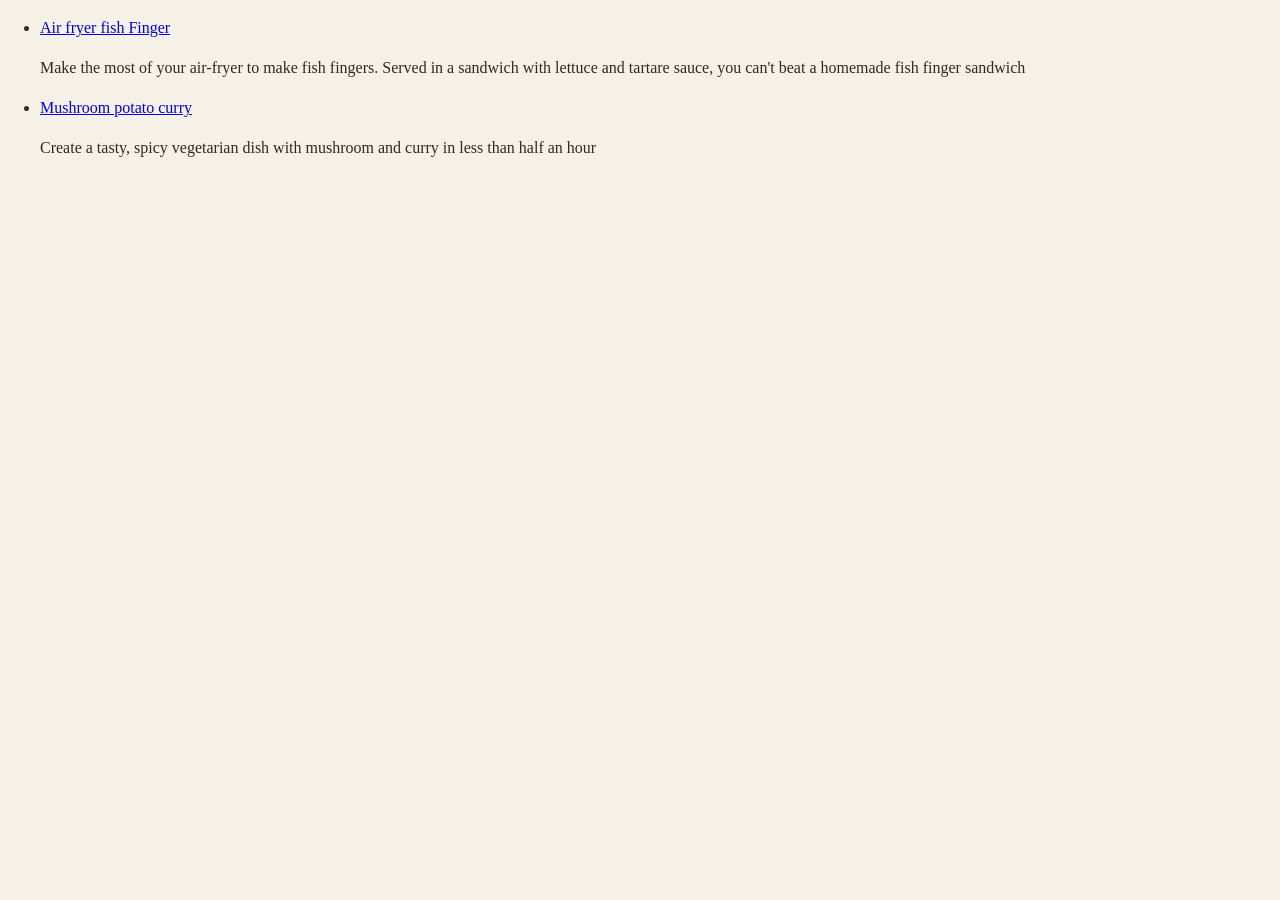
<file: index.html>
<!DOCTYPE html>
<html lang="en">
<head>
    <meta charset="UTF-8">
    <meta name="viewport" content="width=device-width, initial-scale=1.0">
    <title>Document</title>
    <link rel="stylesheet" href="style.css">
</head>
<body>
    <div class="container">
   <ul>
    
    <div class="left">
    <li><a href="./recipes/Air-fryer-fish-fingers.html">Air fryer fish Finger</a></li>
    <p class="info">Make the most of your air-fryer to make fish fingers. Served in a sandwich with lettuce and tartare sauce, you can't beat a homemade fish finger sandwich</p>
    </div>

    <div class="right">
    <li><a href="./recipes/Mushroom-potato-curry.html">Mushroom potato curry</a></li>
    <p class="info">Create a tasty, spicy vegetarian dish with mushroom and curry in less than half an hour</p>
    </div>
   </ul>    
   </div>
</body>
</html>
</file>
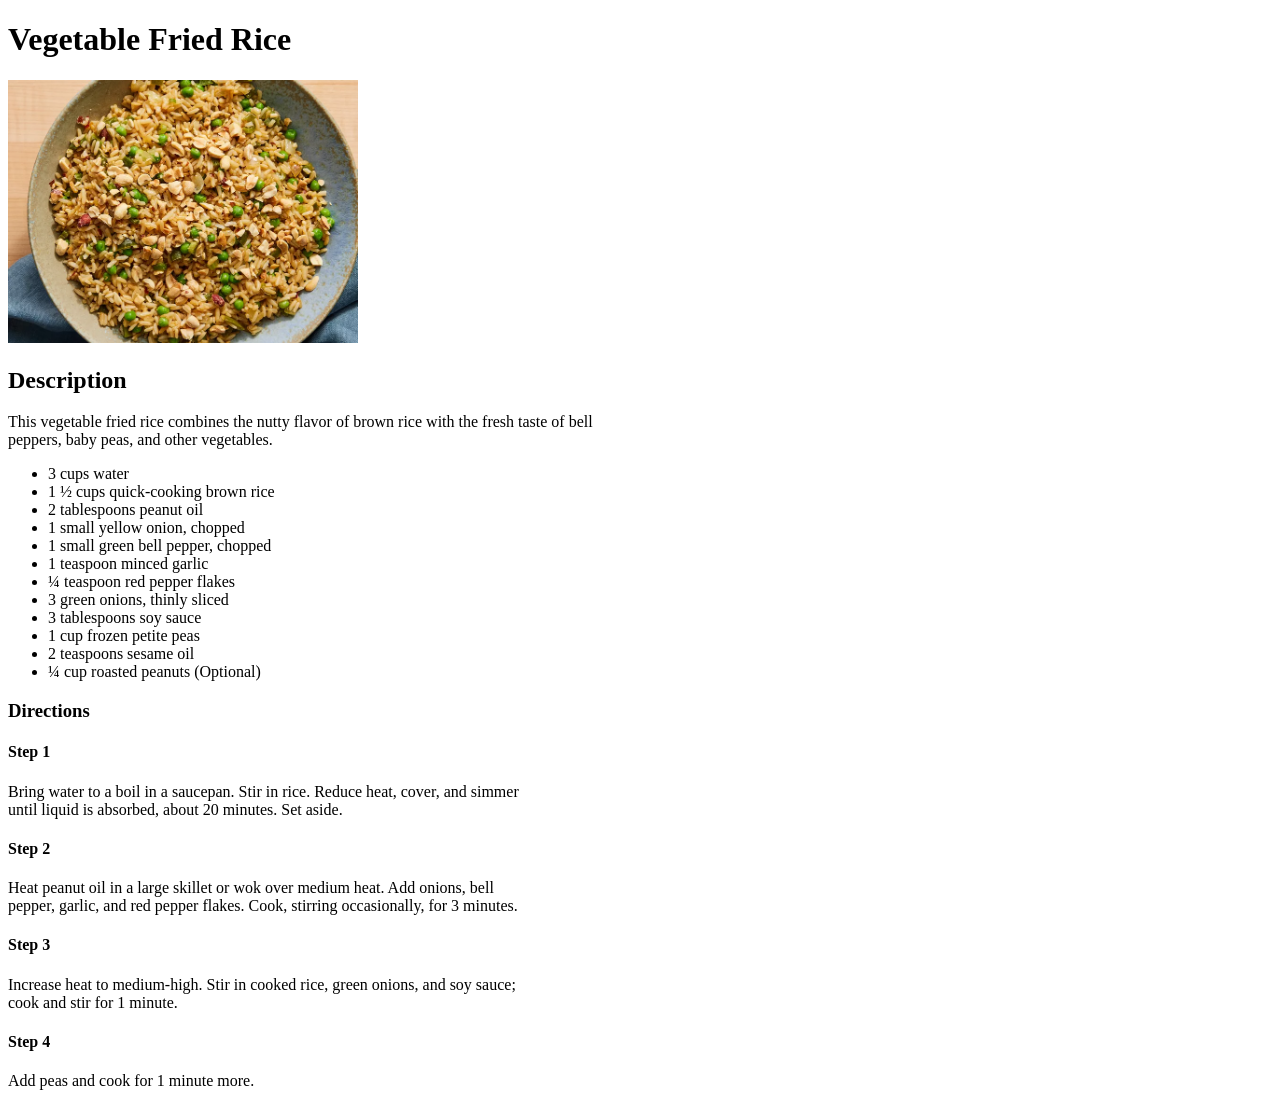
<file: fried-rice.html>
<!DOCTYPE html>
<html lang="en">
<head>
    <meta charset="UTF-8">
    <meta name="viewport" content="width=device-width, initial-scale=1.0">
    <title>Document</title>
</head>
<body>
    <h1><strong>Vegetable Fried Rice</strong></h1>
    <img src="./images/21186-vegetable-fried-rice-ddmfs-3x4-1-59074fe5252e498ea5502c2249f6049b.webp" alt="Fried Rice" width="350px">
    <h2>Description</h2>
    <p>This vegetable fried rice combines the nutty flavor of brown rice with the fresh taste of bell <br>peppers, baby peas, and other vegetables.</p>

    <ul>
     <li>3 cups water</li>
     <li>1 ½ cups quick-cooking brown rice</li>
     <li>2 tablespoons peanut oil</li>
     <li>1 small yellow onion, chopped</li>
     <li>1 small green bell pepper, chopped</li>
     <li>1 teaspoon minced garlic</li>
     <li>¼ teaspoon red pepper flakes</li>
     <li>3 green onions, thinly sliced</li>
     <li>3 tablespoons soy sauce</li>
     <li>1 cup frozen petite peas</li>
     <li>2 teaspoons sesame oil</li>
     <li>¼ cup roasted peanuts (Optional)</li>
    </ul>

    <h3>Directions</h3>
    <h4>Step 1</h4>
    <p>Bring water to a boil in a saucepan. Stir in rice. Reduce heat, cover, and simmer <br>until liquid is absorbed, about 20 minutes. Set aside.</p>
    <h4>Step 2</h4>
    <p>Heat peanut oil in a large skillet or wok over medium heat. Add onions, bell <br>pepper, garlic, and red pepper flakes. Cook, stirring occasionally, for 3 minutes.</p>
    <h4>Step 3</h4>
    <p>Increase heat to medium-high. Stir in cooked rice, green onions, and soy sauce; <br>cook and stir for 1 minute.</p>
    <h4>Step 4</h4>
    <p>Add peas and cook for 1 minute more.</p>
</html>
</file>
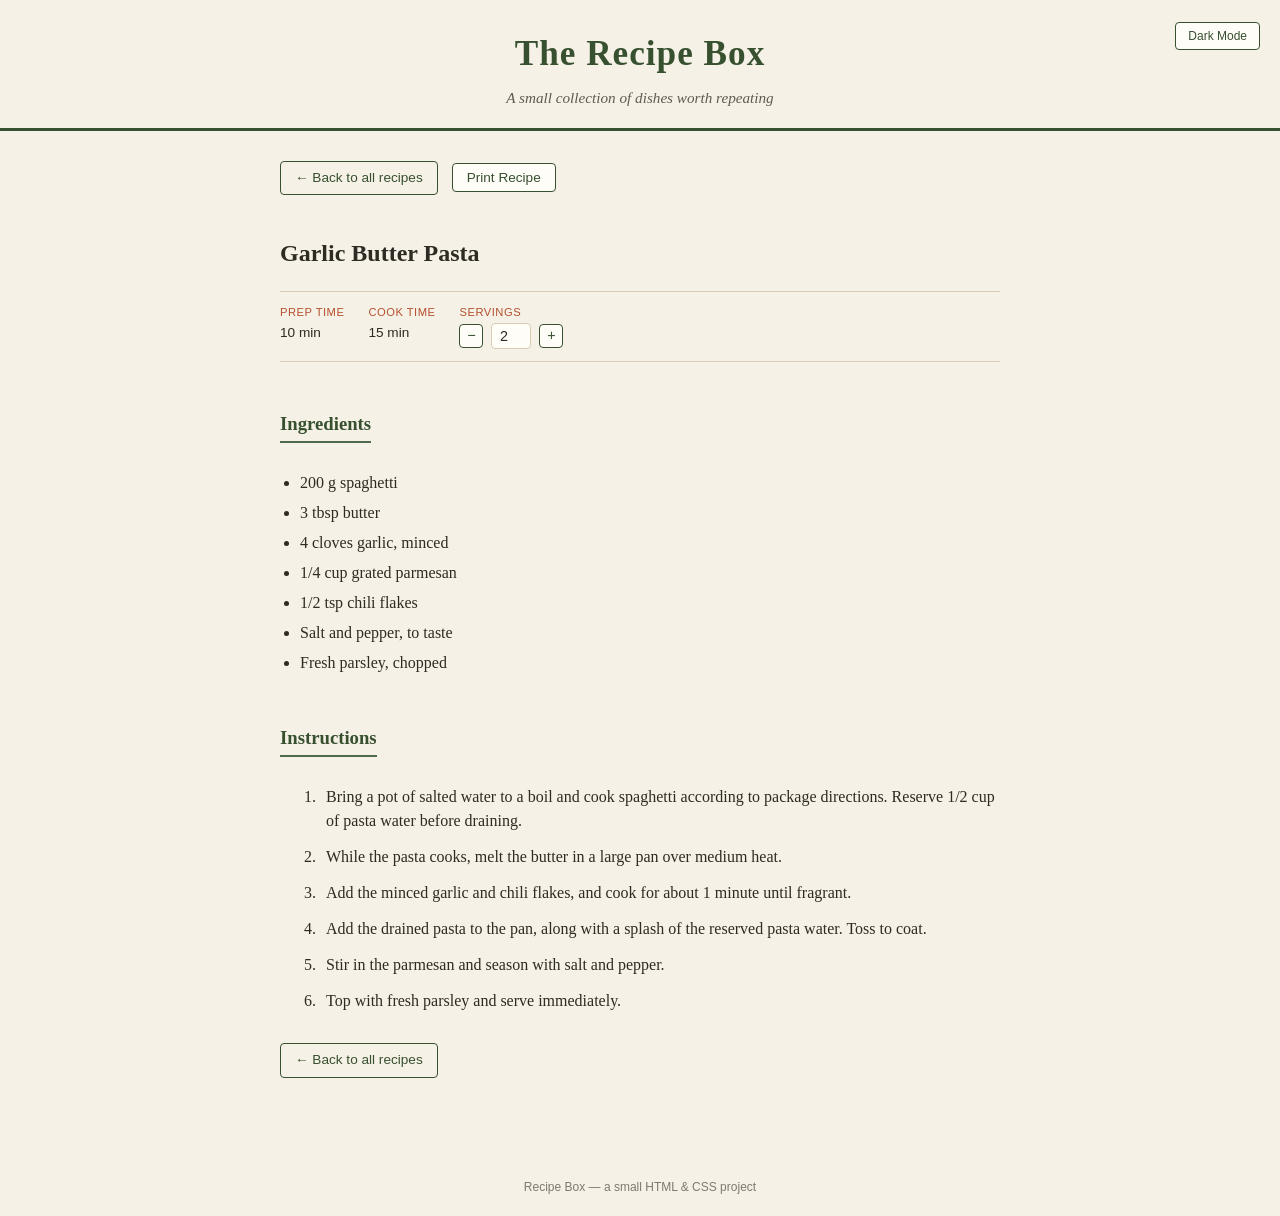
<file: pasta.html>
<!DOCTYPE html>
<html lang="en">
<head>
  <meta charset="UTF-8">
  <title>Garlic Butter Pasta — Recipe Box</title>
  <link rel="stylesheet" href="style.css">
</head>
<body>

  <header>
    <button id="theme-toggle" class="theme-toggle" type="button">Dark Mode</button>
    <h1>The Recipe Box</h1>
    <p class="tagline">A small collection of dishes worth repeating</p>
  </header>

  <main>
    <a class="back-link" href="index.html">&larr; Back to all recipes</a>
    <button id="print-btn" class="print-btn" type="button">Print Recipe</button>

    <h2>Garlic Butter Pasta</h2>

    <div class="recipe-meta">
      <div><span>Prep Time</span>10 min</div>
      <div><span>Cook Time</span>15 min</div>
      <div>
        <span>Servings</span>
        <div class="servings-control">
          <button id="servings-minus" type="button">&minus;</button>
          <input type="number" id="servings-input" value="2" min="1">
          <button id="servings-plus" type="button">+</button>
        </div>
      </div>
    </div>

    <section class="block">
      <h3>Ingredients</h3>
      <ul class="ingredients">
        <li><span class="amt" data-amt="200" data-unit="g">200 g</span> spaghetti</li>
        <li><span class="amt" data-amt="3" data-unit="tbsp">3 tbsp</span> butter</li>
        <li><span class="amt" data-amt="4" data-unit="cloves">4 cloves</span> garlic, minced</li>
        <li><span class="amt" data-amt="0.25" data-unit="cup">1/4 cup</span> grated parmesan</li>
        <li><span class="amt" data-amt="0.5" data-unit="tsp">1/2 tsp</span> chili flakes</li>
        <li>Salt and pepper, to taste</li>
        <li>Fresh parsley, chopped</li>
      </ul>
    </section>

    <section class="block">
      <h3>Instructions</h3>
      <ol class="steps">
        <li>Bring a pot of salted water to a boil and cook spaghetti according to package directions. Reserve 1/2 cup of pasta water before draining.</li>
        <li>While the pasta cooks, melt the butter in a large pan over medium heat.</li>
        <li>Add the minced garlic and chili flakes, and cook for about 1 minute until fragrant.</li>
        <li>Add the drained pasta to the pan, along with a splash of the reserved pasta water. Toss to coat.</li>
        <li>Stir in the parmesan and season with salt and pepper.</li>
        <li>Top with fresh parsley and serve immediately.</li>
      </ol>
    </section>

    <a class="back-link" href="index.html">&larr; Back to all recipes</a>
  </main>

  <footer>
    Recipe Box &mdash; a small HTML &amp; CSS project
  </footer>

  <script src="script.js"></script>
</body>
</html>
</file>
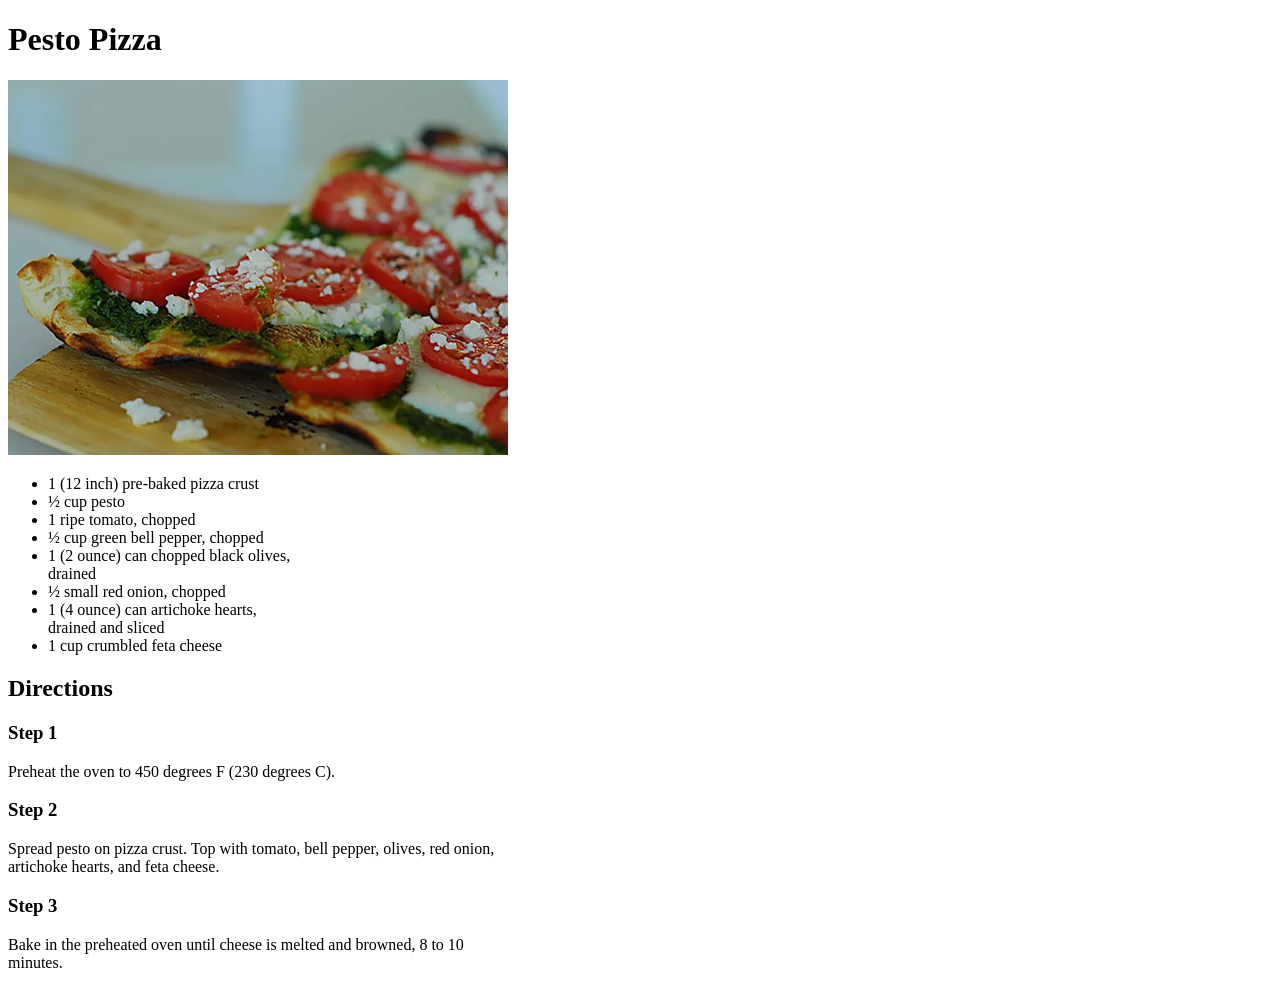
<file: Pizza.html>
<!DOCTYPE html>
<html lang="en">
<head>
    <meta charset="UTF-8">
    <meta name="viewport" content="width=device-width, initial-scale=1.0">
    <title>Pizza</title>
</head>
<body>
    <h1>Pesto Pizza</h1>
    <img src="./images/21528-Pesto-Pizza-dabblingdiva_5423214_original-4x3-1-cf97d756ed4947c69f9b9e0c3bb8a90c.webp" alt="Pesto Pizza" width="500px">
   <ul>
    <li>1 (12 inch) pre-baked pizza crust</li>
    <li>½ cup pesto</li>
    <li>1 ripe tomato, chopped</li>
    <li>½ cup green bell pepper, chopped</li>
    <li>1 (2 ounce) can chopped black olives, <br>drained</li>
    <li>½ small red onion, chopped</li>
    <li>1 (4 ounce) can artichoke hearts, <br>drained and sliced</li>
    <li>1 cup crumbled feta cheese</li>
   </ul>
   <h2>Directions</h2>
    <h3>Step 1</h3>
    <p>Preheat the oven to 450 degrees F (230 degrees C).</p>
    <h3> Step 2</h3>
    <p>Spread pesto on pizza crust. Top with tomato, bell pepper, olives, red onion, <br>   artichoke hearts, and feta cheese.</p>
    <h3>Step 3</h3>
    <p>Bake in the preheated oven until cheese is melted and browned, 8 to 10 <br>minutes.</p>
</body>
</html>
</file>
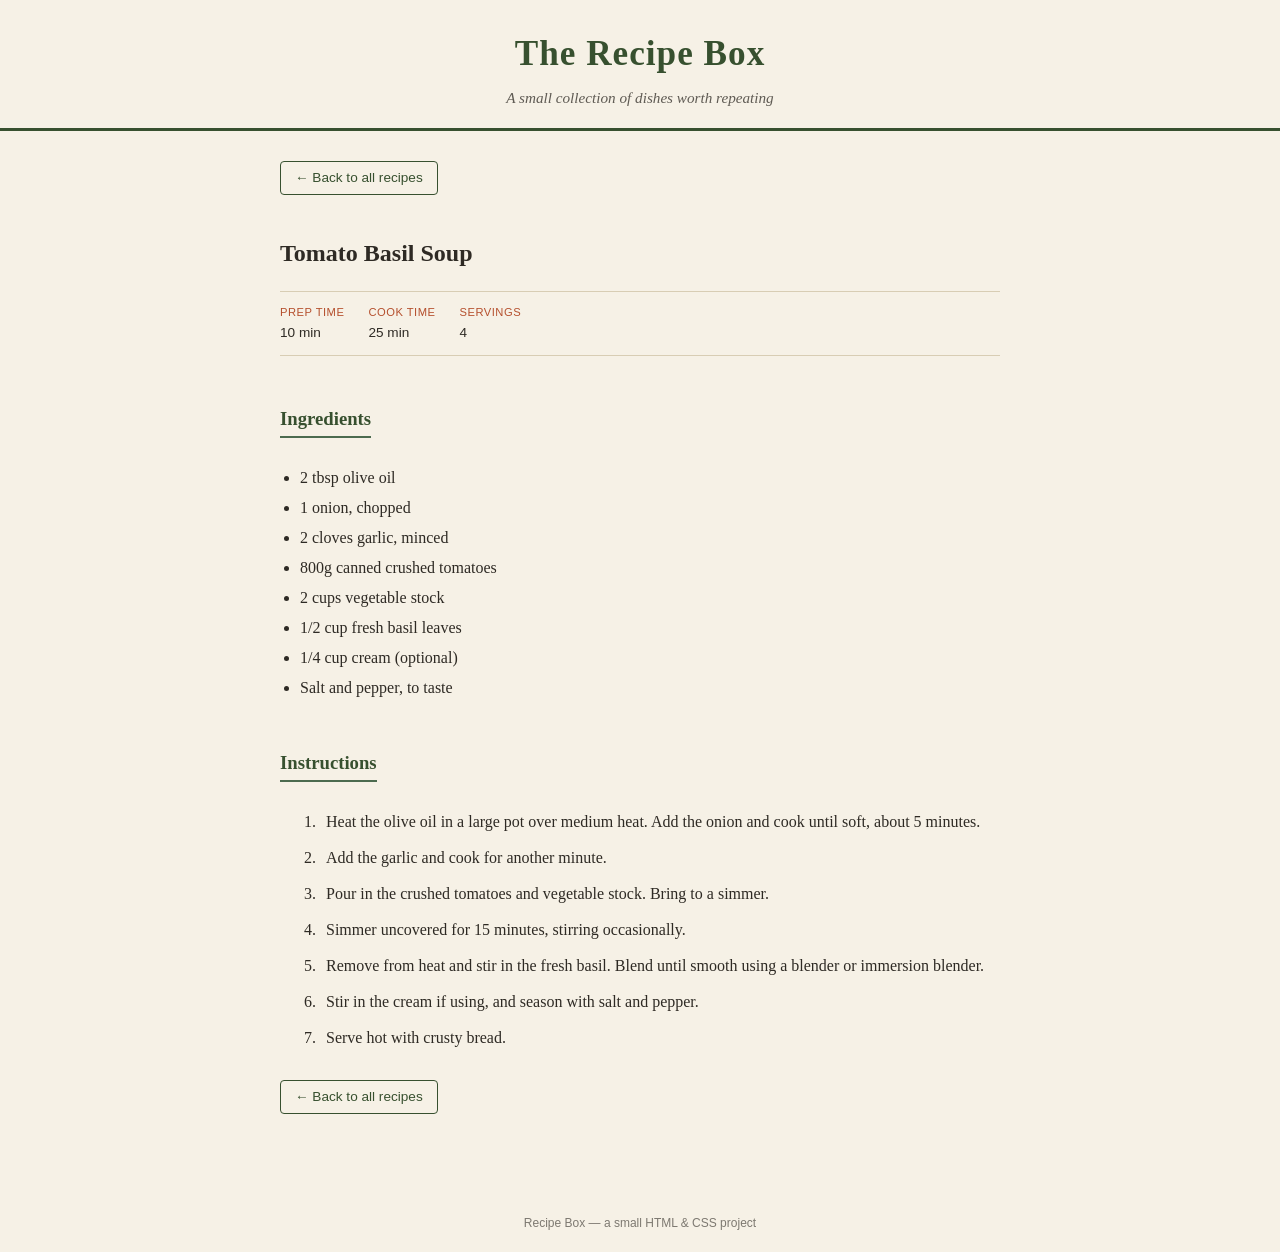
<file: soup.html>
<!DOCTYPE html>
<html lang="en">
<head>
  <meta charset="UTF-8">
  <title>Tomato Basil Soup — Recipe Box</title>
  <link rel="stylesheet" href="style.css">
</head>
<body>

  <header>
    <h1>The Recipe Box</h1>
    <p class="tagline">A small collection of dishes worth repeating</p>
  </header>

  <main>
    <a class="back-link" href="index.html">&larr; Back to all recipes</a>

    <h2>Tomato Basil Soup</h2>

    <div class="recipe-meta">
      <div><span>Prep Time</span>10 min</div>
      <div><span>Cook Time</span>25 min</div>
      <div><span>Servings</span>4</div>
    </div>

    <section class="block">
      <h3>Ingredients</h3>
      <ul class="ingredients">
        <li>2 tbsp olive oil</li>
        <li>1 onion, chopped</li>
        <li>2 cloves garlic, minced</li>
        <li>800g canned crushed tomatoes</li>
        <li>2 cups vegetable stock</li>
        <li>1/2 cup fresh basil leaves</li>
        <li>1/4 cup cream (optional)</li>
        <li>Salt and pepper, to taste</li>
      </ul>
    </section>

    <section class="block">
      <h3>Instructions</h3>
      <ol class="steps">
        <li>Heat the olive oil in a large pot over medium heat. Add the onion and cook until soft, about 5 minutes.</li>
        <li>Add the garlic and cook for another minute.</li>
        <li>Pour in the crushed tomatoes and vegetable stock. Bring to a simmer.</li>
        <li>Simmer uncovered for 15 minutes, stirring occasionally.</li>
        <li>Remove from heat and stir in the fresh basil. Blend until smooth using a blender or immersion blender.</li>
        <li>Stir in the cream if using, and season with salt and pepper.</li>
        <li>Serve hot with crusty bread.</li>
      </ol>
    </section>

    <a class="back-link" href="index.html">&larr; Back to all recipes</a>
  </main>

  <footer>
    Recipe Box &mdash; a small HTML &amp; CSS project
  </footer>

</body>
</html>
</file>
<file: style.css>
:root {
  --paper: #f6f1e6;
  --card: #fffdf8;
  --ink: #2e2a24;
  --basil: #4c6b4f;
  --basil-dark: #37502f;
  --rust: #b5502e;
  --line: #d8cdb4;
}

[data-theme="dark"] {
  --paper: #211e19;
  --card: #2a261f;
  --ink: #ece4d3;
  --basil: #7fa878;
  --basil-dark: #9dc296;
  --rust: #d97b52;
  --line: #47412f;
}

body {
  transition: background-color 0.2s ease, color 0.2s ease;
}

* {
  box-sizing: border-box;
}

body {
  margin: 0;
  background-color: var(--paper);
  color: var(--ink);
  font-family: Georgia, 'Times New Roman', serif;
  line-height: 1.5;
}


header {
  position: relative;
  border-bottom: 3px solid var(--basil-dark);
  padding: 28px 20px 18px;
  text-align: center;
  background-color: var(--paper);
}

.theme-toggle {
  position: absolute;
  top: 22px;
  right: 20px;
  font-family: Verdana, sans-serif;
  font-size: 0.75rem;
  background-color: var(--card);
  color: var(--basil-dark);
  border: 1px solid var(--basil-dark);
  border-radius: 4px;
  padding: 6px 12px;
  cursor: pointer;
}

.theme-toggle:hover {
  background-color: var(--basil-dark);
  color: var(--card);
}

header h1 {
  margin: 0;
  font-size: 2.2rem;
  letter-spacing: 1px;
  color: var(--basil-dark);
}

header .tagline {
  margin: 6px 0 0;
  font-style: italic;
  font-size: 0.95rem;
  color: var(--ink);
  opacity: 0.75;
}


main {
  max-width: 760px;
  margin: 0 auto;
  padding: 30px 20px 60px;
}


.search-bar {
  display: flex;
  justify-content: center;
  margin-bottom: 24px;
}

.search-bar input {
  width: 100%;
  max-width: 360px;
  padding: 10px 14px;
  font-family: Verdana, sans-serif;
  font-size: 0.9rem;
  border: 1px solid var(--line);
  border-radius: 4px;
  background-color: var(--card);
  color: var(--ink);
}

.search-bar input:focus {
  outline: none;
  border-color: var(--basil);
}

#no-results {
  display: none;
  text-align: center;
  font-family: Verdana, sans-serif;
  font-size: 0.9rem;
  color: var(--ink);
  opacity: 0.7;
  margin-top: 10px;
}

.recipe-grid {
  display: flex;
  flex-wrap: wrap;
  gap: 20px;
  justify-content: center;
}

.recipe-card {
  background-color: var(--card);
  border: 1px solid var(--line);
  border-radius: 6px;
  width: 300px;
  padding: 18px;
  text-decoration: none;
  color: var(--ink);
  box-shadow: 2px 3px 0 var(--line);
}

.recipe-card:hover {
  border-color: var(--basil);
  box-shadow: 2px 3px 0 var(--basil);
}

.recipe-card .card-label {
  display: block;
  font-family: Verdana, sans-serif;
  font-size: 0.7rem;
  text-transform: uppercase;
  letter-spacing: 1px;
  color: var(--rust);
  margin-bottom: 6px;
}

.recipe-card h2 {
  margin: 0 0 8px;
  font-size: 1.3rem;
  color: var(--basil-dark);
}

.recipe-card p {
  margin: 0;
  font-size: 0.95rem;
}


.recipe-meta {
  display: flex;
  gap: 24px;
  border-top: 1px solid var(--line);
  border-bottom: 1px solid var(--line);
  padding: 12px 0;
  margin: 20px 0 30px;
  font-family: Verdana, sans-serif;
  font-size: 0.85rem;
}

.recipe-meta div span {
  display: block;
  text-transform: uppercase;
  letter-spacing: 0.5px;
  font-size: 0.7rem;
  color: var(--rust);
  margin-bottom: 2px;
}

section.block {
  margin-bottom: 30px;
}

section.block h3 {
  color: var(--basil-dark);
  border-bottom: 2px solid var(--basil);
  display: inline-block;
  padding-bottom: 3px;
  margin-bottom: 12px;
}

ul.ingredients {
  padding-left: 20px;
}

ul.ingredients li {
  margin-bottom: 6px;
}

ol.steps li {
  margin-bottom: 12px;
  padding-left: 6px;
}


.servings-control {
  display: flex;
  align-items: center;
  gap: 8px;
}

.servings-control button {
  width: 24px;
  height: 24px;
  border: 1px solid var(--basil-dark);
  border-radius: 4px;
  background-color: var(--card);
  color: var(--basil-dark);
  font-family: Verdana, sans-serif;
  font-size: 0.9rem;
  cursor: pointer;
  line-height: 1;
}

.servings-control button:hover {
  background-color: var(--basil-dark);
  color: var(--card);
}

.servings-control input {
  width: 40px;
  text-align: center;
  font-family: Verdana, sans-serif;
  font-size: 0.9rem;
  border: 1px solid var(--line);
  border-radius: 4px;
  padding: 4px;
  background-color: var(--card);
  color: var(--ink);
}


.print-btn {
  font-family: Verdana, sans-serif;
  font-size: 0.85rem;
  background-color: var(--card);
  color: var(--basil-dark);
  border: 1px solid var(--basil-dark);
  border-radius: 4px;
  padding: 6px 14px;
  cursor: pointer;
  margin-left: 10px;
}

.print-btn:hover {
  background-color: var(--basil-dark);
  color: var(--card);
}

@media print {
  header .theme-toggle,
  .back-link,
  .print-btn,
  footer {
    display: none;
  }
}


.back-link {
  display: inline-block;
  margin-bottom: 20px;
  font-family: Verdana, sans-serif;
  font-size: 0.85rem;
  text-decoration: none;
  color: var(--basil-dark);
  border: 1px solid var(--basil-dark);
  border-radius: 4px;
  padding: 6px 14px;
}

.back-link:hover {
  background-color: var(--basil-dark);
  color: var(--card);
}


footer {
  text-align: center;
  padding: 20px;
  font-family: Verdana, sans-serif;
  font-size: 0.75rem;
  color: var(--ink);
  opacity: 0.6;
}
</file>
